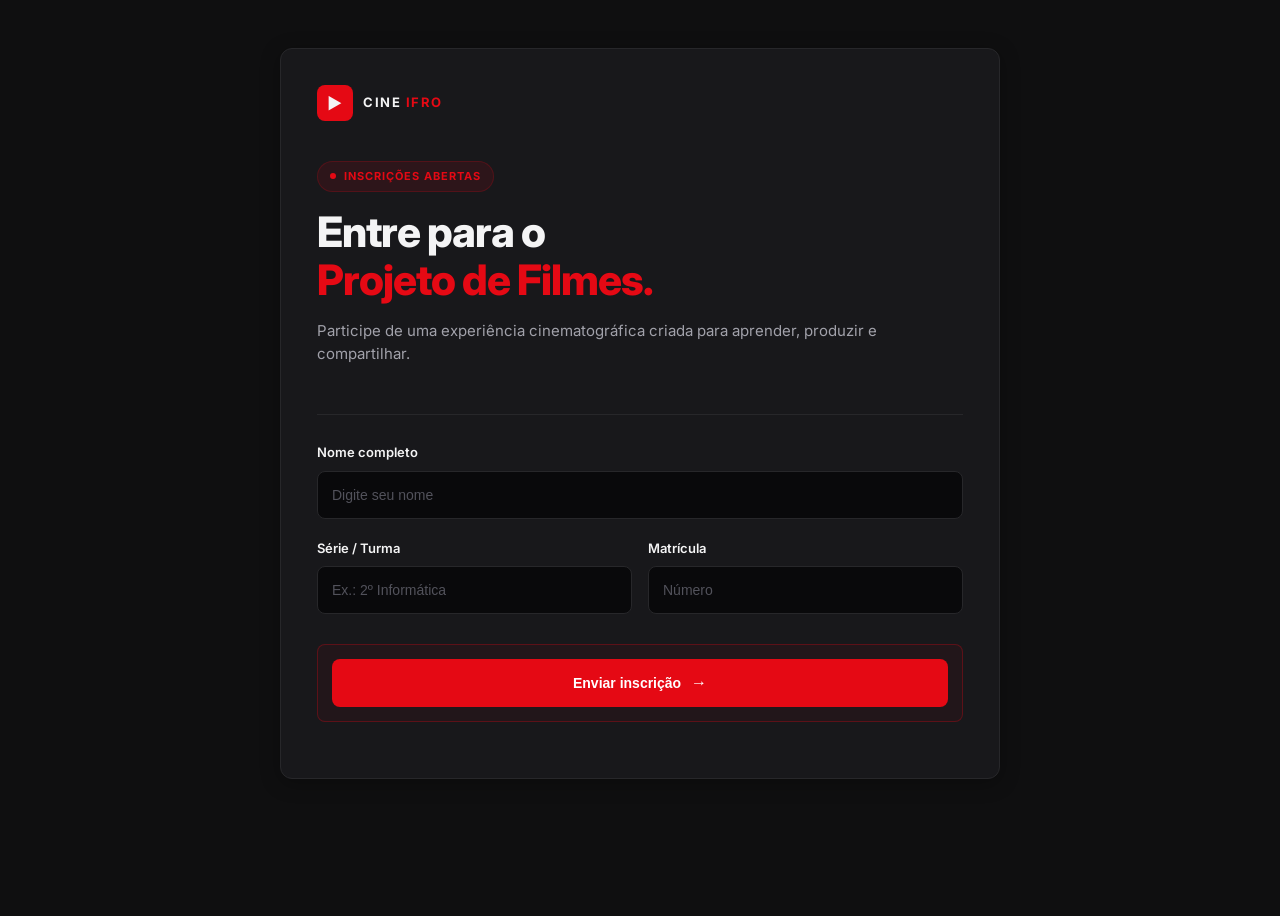
<file: index.html>
<!DOCTYPE html>
<html lang="pt-BR">

<head>
  <meta charset="UTF-8">
  <meta name="viewport" content="width=device-width, initial-scale=1.0">
  <title>Cine Ifro — Inscrição</title>
  <link rel="preconnect" href="https://fonts.googleapis.com">
  <link rel="preconnect" href="https://fonts.gstatic.com" crossorigin>
  <link href="https://fonts.googleapis.com/css2?family=Inter:wght@400;500;600;700;800&display=swap" rel="stylesheet">
  <link rel="stylesheet" href="style.css">
  <script data-goatcounter="https://glap01.goatcounter.com/count"
        async src="//gc.zgo.at/count.js"></script>
</head>

<body class="pagina-form">
  <div class="bg-glow"></div>
  <main class="container">
    <section class="card form-card">
      <div class="brand">
        <div class="logo">▶</div>
        <span>CINE <b>IFRO</b></span>
      </div>

      <div class="hero">
        <span class="tag">INSCRIÇÕES ABERTAS</span>
        <h1>Entre para o<br><span>Projeto de Filmes.</span></h1>
        <p>Participe de uma experiência cinematográfica criada para aprender, produzir e compartilhar.</p>
      </div>

      <form id="formulario">
        <div class="campo">
          <label for="nome">Nome completo</label>
          <input type="text" id="nome" placeholder="Digite seu nome" autocomplete="off" required>
        </div>
        <div class="grid">
          <div class="campo">
            <label for="turma">Série / Turma</label>
            <input type="text" id="turma" placeholder="Ex.: 2º Informática" autocomplete="off" required>
          </div>
          <div class="campo">
            <label for="matricula">Matrícula</label>
            <input type="text" id="matricula" placeholder="Número" autocomplete="off" required>
          </div>
        </div>

        <div class="aviso">

          <button type="submit">Enviar inscrição <span>→</span></button>
          <form onsubmit="window.goatcounter && window.goatcounter.count({path: 'clique-enviar', title: 'Envio de Dados', event: true})"></form>
      </form>

    </section>
  </main>
  <script>
    document.getElementById("formulario").addEventListener("submit", function (event) {
      event.preventDefault();
      window.location.href = "alerta.html";
    });
  </script>
</body>

</html>
</file>
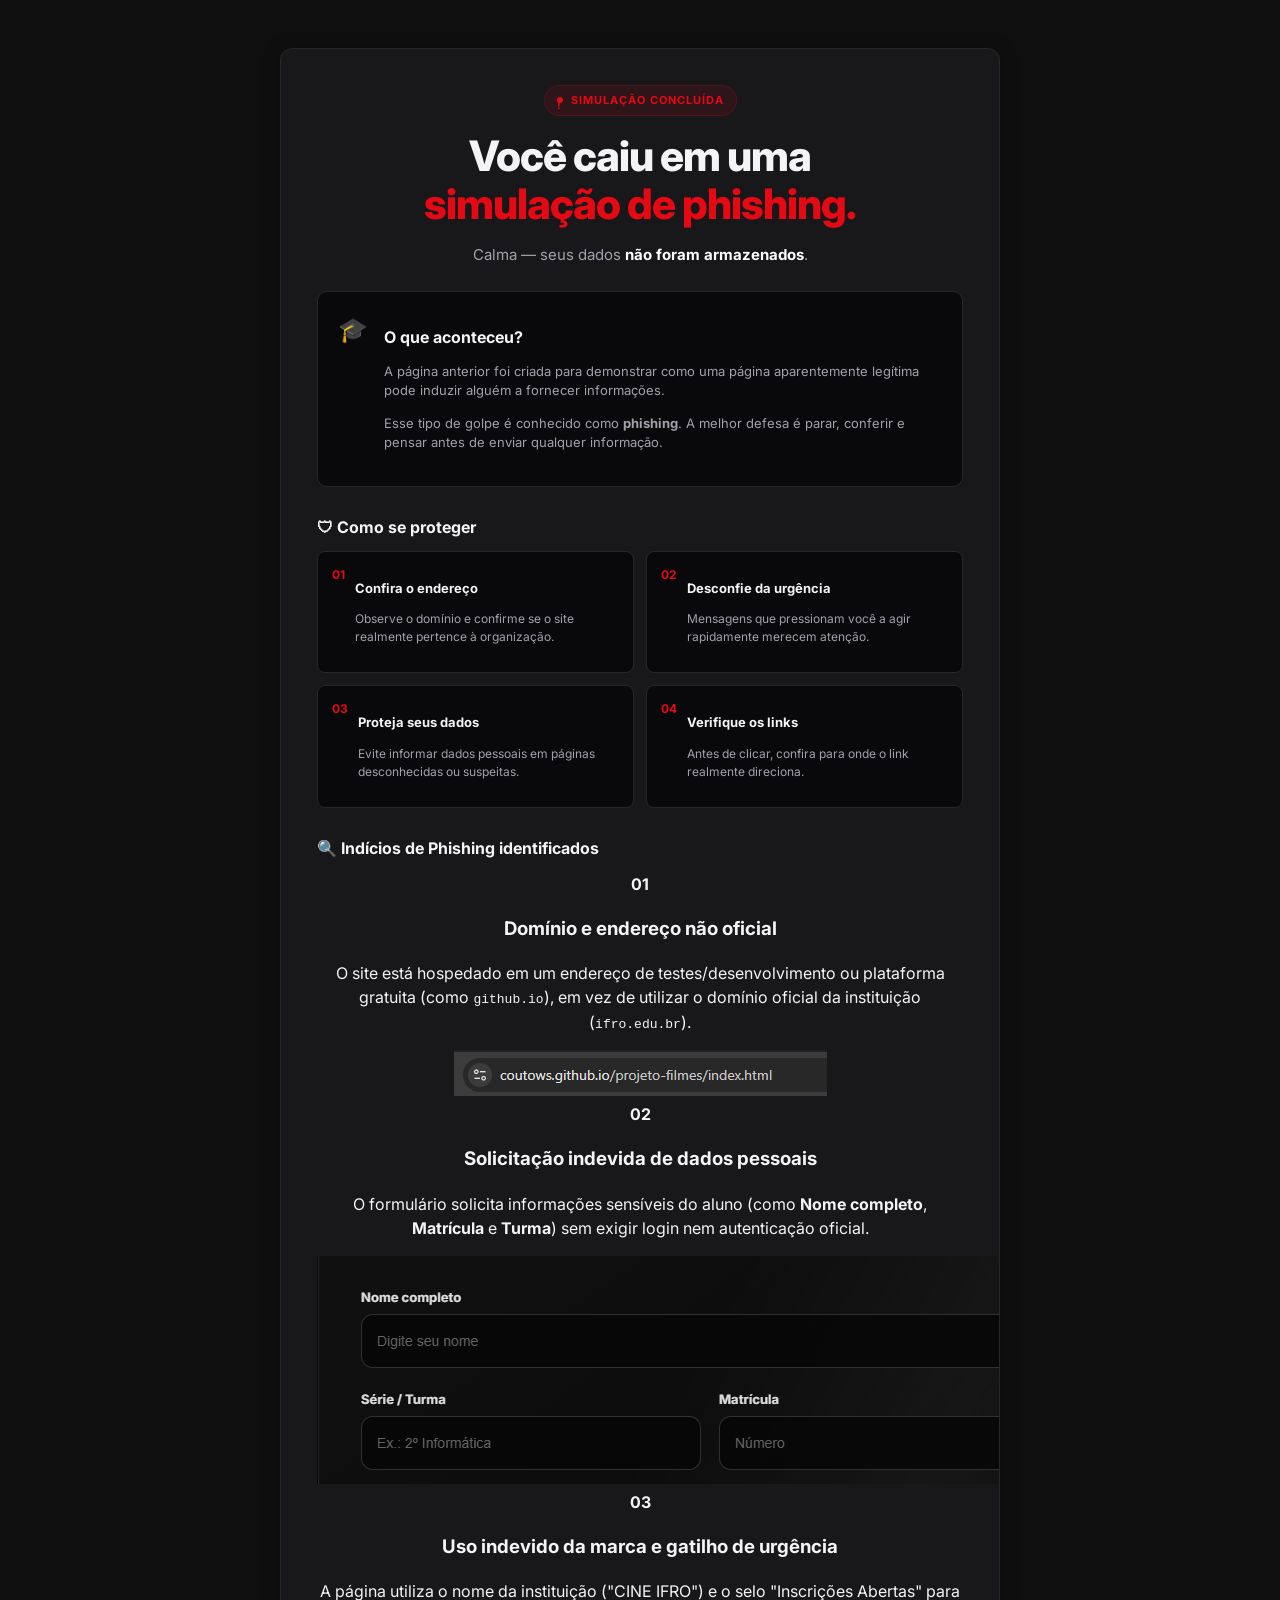
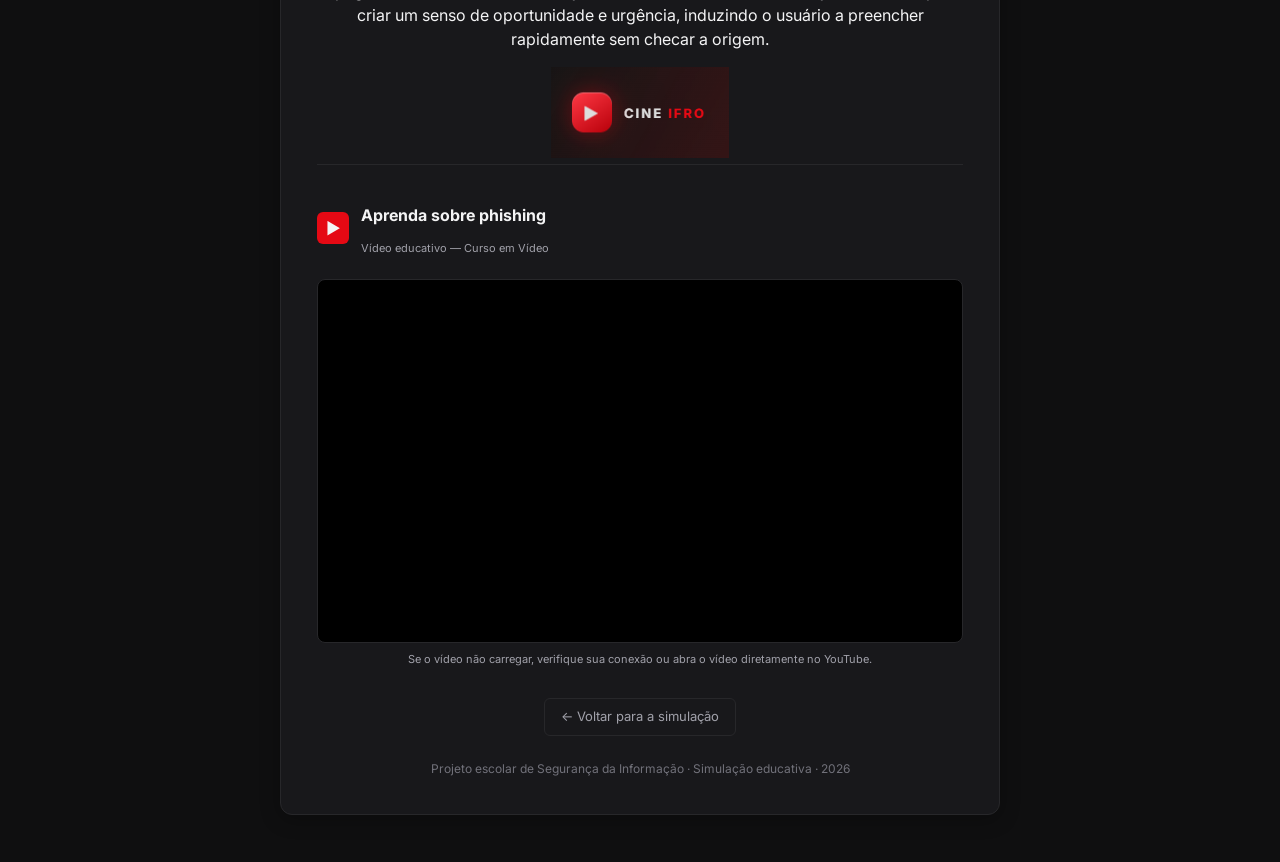
<file: alerta.html>
<!DOCTYPE html>
<html lang="pt-BR">

<head>
  <meta charset="UTF-8">
  <meta name="viewport" content="width=device-width, initial-scale=1.0">
  <title>Alerta — Simulação de Phishing</title>
  <link rel="preconnect" href="https://fonts.googleapis.com">
  <link rel="preconnect" href="https://fonts.gstatic.com" crossorigin>
  <link href="https://fonts.googleapis.com/css2?family=Inter:wght@400;500;600;700;800&display=swap" rel="stylesheet">
  <link rel="stylesheet" href="style.css">
</head>

<body class="pagina-alerta">
  <div class="bg-glow"></div>
  <main class="container">
    <section class="card alerta-card">
      <div class="status">
        <div class="pulse">!</div><span>SIMULAÇÃO CONCLUÍDA</span>
      </div>
      <h1>Você caiu em uma<br><span>simulação de phishing.</span></h1>
      <p class="lead">Calma — seus dados <strong>não foram armazenados</strong>.</p>

      <div class="explicacao">
        <div class="section-icon">🎓</div>
        <div>
          <h2>O que aconteceu?</h2>
          <p>A página anterior foi criada para demonstrar como uma página aparentemente legítima pode induzir alguém a
            fornecer informações.</p>
          <p>Esse tipo de golpe é conhecido como <strong>phishing</strong>. A melhor defesa é parar, conferir e pensar
            antes de enviar qualquer informação.</p>
        </div>
      </div>

      <h2 class="section-title">🛡 Como se proteger</h2>
      <div class="dicas">
        <article><b>01</b>
          <div>
            <h3>Confira o endereço</h3>
            <p>Observe o domínio e confirme se o site realmente pertence à organização.</p>
          </div>
        </article>
        <article><b>02</b>
          <div>
            <h3>Desconfie da urgência</h3>
            <p>Mensagens que pressionam você a agir rapidamente merecem atenção.</p>
          </div>
        </article>
        <article><b>03</b>
          <div>
            <h3>Proteja seus dados</h3>
            <p>Evite informar dados pessoais em páginas desconhecidas ou suspeitas.</p>
          </div>
        </article>
        <article><b>04</b>
          <div>
            <h3>Verifique os links</h3>
            <p>Antes de clicar, confira para onde o link realmente direciona.</p>
          </div>
        </article>
      </div>

      <h2 class="section-title">🔍 Indícios de Phishing identificados</h2>
      <div class="indicios-lista">

        <article class="indicio-card">
          <div class="indicio-conteudo">
            <b>01</b>
            <div>
              <h3>Domínio e endereço não oficial</h3>
              <p>O site está hospedado em um endereço de testes/desenvolvimento ou plataforma gratuita (como
                <code>github.io</code>), em vez de utilizar o domínio oficial da instituição (<code>ifro.edu.br</code>).
              </p>
            </div>
          </div>
          <div class="imagem-container">
            <!-- COLOQUE SUA IMAGEM DO INDICIO 1 AQUI -->
            <img src="indicios/link.png" alt="Indício 1 - Domínio não oficial">
          </div>
        </article>

        <article class="indicio-card">
          <div class="indicio-conteudo">
            <b>02</b>
            <div>
              <h3>Solicitação indevida de dados pessoais</h3>
              <p>O formulário solicita informações sensíveis do aluno (como <strong>Nome completo</strong>,
                <strong>Matrícula</strong> e <strong>Turma</strong>) sem exigir login nem autenticação oficial.</p>
            </div>
          </div>
          <div class="imagem-container">
            <!-- COLOQUE SUA IMAGEM DO INDICIO 2 AQUI -->
            <img src="indicios/dados_pessoais.png" alt="Indício 2 - Coleta de dados sensíveis">
          </div>
        </article>

        <article class="indicio-card">
          <div class="indicio-conteudo">
            <b>03</b>
            <div>
              <h3>Uso indevido da marca e gatilho de urgência</h3>
              <p>A página utiliza o nome da instituição ("CINE IFRO") e o selo "Inscrições Abertas" para criar um senso
                de oportunidade e urgência, induzindo o usuário a preencher rapidamente sem checar a origem.</p>
            </div>
          </div>
          <div class="imagem-container">
            <!-- COLOQUE SUA IMAGEM DO INDICIO 3 AQUI -->
            <img src="indicios/logo.png" alt="Indício 3 - Uso de marca e urgência">
          </div>
        </article>

      </div>

      <div class="video-box">
        <div class="video-heading"><span>▶</span>
          <div>
            <h2>Aprenda sobre phishing</h2>
            <p>Vídeo educativo — Curso em Vídeo</p>
          </div>
        </div>
        <div class="iframe-wrap">
          <iframe src="https://www.youtube.com/embed/2HOZubaXhaA" title="Como não cair em um golpe digital"
            loading="lazy"
            allow="accelerometer; autoplay; clipboard-write; encrypted-media; gyroscope; picture-in-picture; web-share"
            referrerpolicy="strict-origin-when-cross-origin" allowfullscreen>
          </iframe>
        </div>
        <p class="video-note">Se o vídeo não carregar, verifique sua conexão ou abra o vídeo diretamente no YouTube.</p>
      </div>

      <a class="voltar" href="index.html">← Voltar para a simulação</a>
      <footer>Projeto escolar de Segurança da Informação · Simulação educativa · 2026</footer>
    </section>
  </main>
</body>

</html>
</file>
<file: style.css>
* {
    margin: 1;
    padding: 0;
    box-sizing: border-box;
}

:root {
    --primary: #e50914;
    --primary-hover: #b8000a;
    --bg: #0f0f10;
    --surface: #18181b;
    --border: #27272a;
    --text: #f4f4f5;
    --muted: #a1a1aa;
}

html {
    scroll-behavior: smooth;
}

body {
    font-family: Inter, system-ui, -apple-system, sans-serif;
    background-color: var(--bg);
    color: var(--text);
    min-height: 100vh;
    overflow-x: hidden;
    line-height: 1.5;
}

.bg-glow {
    display: none;
}

.container {
    width: min(100%, 760px);
    margin: 0 auto;
    padding: 40px 20px;
}

.card {
    background: var(--surface);
    border: 1px solid var(--border);
    border-radius: 12px;
    box-shadow: 0 4px 20px rgba(0, 0, 0, 0.3);
    overflow: hidden;
}

.form-card,
.alerta-card {
    padding: 36px;
}

.brand {
    display: flex;
    align-items: center;
    gap: 10px;
    font-size: 13px;
    letter-spacing: 1.5px;
    font-weight: 700;
    color: var(--text);
}

.brand b {
    color: var(--primary);
}

.logo {
    width: 36px;
    height: 36px;
    border-radius: 8px;
    background: var(--primary);
    display: grid;
    place-items: center;
    font-size: 16px;
}

.hero {
    padding: 40px 0 24px;
}

.tag,
.status {
    display: inline-flex;
    align-items: center;
    gap: 8px;
    color: var(--primary);
    background: rgba(229, 9, 20, 0.1);
    border: 1px solid rgba(229, 9, 20, 0.2);
    padding: 6px 12px;
    border-radius: 20px;
    font-size: 11px;
    font-weight: 700;
    letter-spacing: 1px;
}

.tag:before,
.pulse {
    content: "";
    width: 6px;
    height: 6px;
    border-radius: 50%;
    background: var(--primary);
}

.hero h1,
.alerta-card > h1 {
    font-size: clamp(28px, 5vw, 42px);
    line-height: 1.15;
    letter-spacing: -1px;
    margin: 16px 0;
    font-weight: 800;
}

.hero h1 span,
.alerta-card h1 span {
    color: var(--primary);
}

.hero p,
.lead {
    color: var(--muted);
    font-size: 15px;
    max-width: 580px;
}

form {
    border-top: 1px solid var(--border);
    padding-top: 28px;
    margin-top: 10px;
}

.grid {
    display: grid;
    grid-template-columns: 1fr 1fr;
    gap: 16px;
}

.campo {
    margin-bottom: 20px;
}

label {
    display: block;
    font-size: 13px;
    font-weight: 600;
    margin-bottom: 8px;
    color: var(--text);
}

input {
    width: 100%;
    height: 48px;
    border: 1px solid var(--border);
    border-radius: 8px;
    background: #09090b;
    color: #fff;
    padding: 0 14px;
    font-size: 14px;
    outline: none;
    transition: border-color 0.2s ease;
}

input::placeholder {
    color: #52525b;
}

input:focus {
    border-color: var(--primary);
}

.aviso {
    display: flex;
    gap: 12px;
    padding: 14px;
    border: 1px solid rgba(229, 9, 20, 0.3);
    background: rgba(229, 9, 20, 0.05);
    border-radius: 8px;
    margin: 10px 0 20px;
}

.aviso > span {
    color: var(--primary);
    font-size: 18px;
}

.aviso strong {
    font-size: 13px;
}

.aviso p {
    color: var(--muted);
    font-size: 12px;
    margin-top: 2px;
}

button {
    width: 100%;
    height: 48px;
    border: 0;
    border-radius: 8px;
    background: var(--primary);
    color: #fff;
    font-weight: 700;
    font-size: 14px;
    cursor: pointer;
    transition: background-color 0.2s ease, transform 0.1s ease;
}

button:hover {
    background: var(--primary-hover);
}

button:active {
    transform: scale(0.99);
}

button span {
    font-size: 16px;
    margin-left: 6px;
}

footer {
    text-align: center;
    color: #71717a;
    font-size: 12px;
    margin-top: 24px;
}

.alerta-card {
    text-align: center;
}

.lead {
    margin: 0 auto 24px;
}

.lead strong {
    color: #fff;
}

.explicacao {
    display: flex;
    text-align: left;
    gap: 16px;
    padding: 20px;
    background: #09090b;
    border: 1px solid var(--border);
    border-radius: 10px;
    margin-bottom: 28px;
}

.section-icon {
    font-size: 24px;
}

.explicacao h2 {
    font-size: 16px;
    margin-bottom: 6px;
}

.explicacao p {
    color: var(--muted);
    font-size: 13px;
}

.section-title {
    text-align: left;
    font-size: 16px;
    margin-bottom: 12px;
}

.dicas {
    display: grid;
    grid-template-columns: 1fr 1fr;
    gap: 12px;
    text-align: left;
    margin-bottom: 28px;
}

.dicas article {
    display: flex;
    gap: 10px;
    padding: 14px;
    background: #09090b;
    border: 1px solid var(--border);
    border-radius: 8px;
}

.dicas article > b {
    color: var(--primary);
    font-size: 12px;
}

.dicas h3 {
    font-size: 13px;
    margin-bottom: 4px;
}

.dicas p {
    font-size: 12px;
    color: var(--muted);
}

.video-box {
    text-align: left;
    border-top: 1px solid var(--border);
    padding-top: 24px;
}

.video-heading {
    display: flex;
    align-items: center;
    gap: 12px;
    margin-bottom: 12px;
}

.video-heading > span {
    width: 32px;
    height: 32px;
    border-radius: 6px;
    background: var(--primary);
    display: grid;
    place-items: center;
}

.video-heading h2 {
    font-size: 16px;
}

.video-heading p {
    font-size: 11px;
    color: var(--muted);
}

.iframe-wrap {
    width: 100%;
    aspect-ratio: 16/9;
    background: #000;
    border-radius: 8px;
    overflow: hidden;
    border: 1px solid var(--border);
}

iframe {
    width: 100%;
    height: 100%;
    border: 0;
    display: block;
}

.video-note {
    color: var(--muted);
    font-size: 11px;
    text-align: center;
    margin-top: 8px;
}

.voltar {
    display: inline-block;
    margin-top: 20px;
    color: var(--muted);
    text-decoration: none;
    font-size: 13px;
    border: 1px solid var(--border);
    padding: 8px 16px;
    border-radius: 6px;
    transition: color 0.2s ease, border-color 0.2s ease;
}

.voltar:hover {
    border-color: var(--text);
    color: var(--text);
}

@media(max-width: 650px) {
    .container {
        padding: 20px 12px;
    }

    .form-card,
    .alerta-card {
        padding: 20px 16px;
    }

    .grid,
    .dicas {
        grid-template-columns: 1fr;
    }
}
</file>
